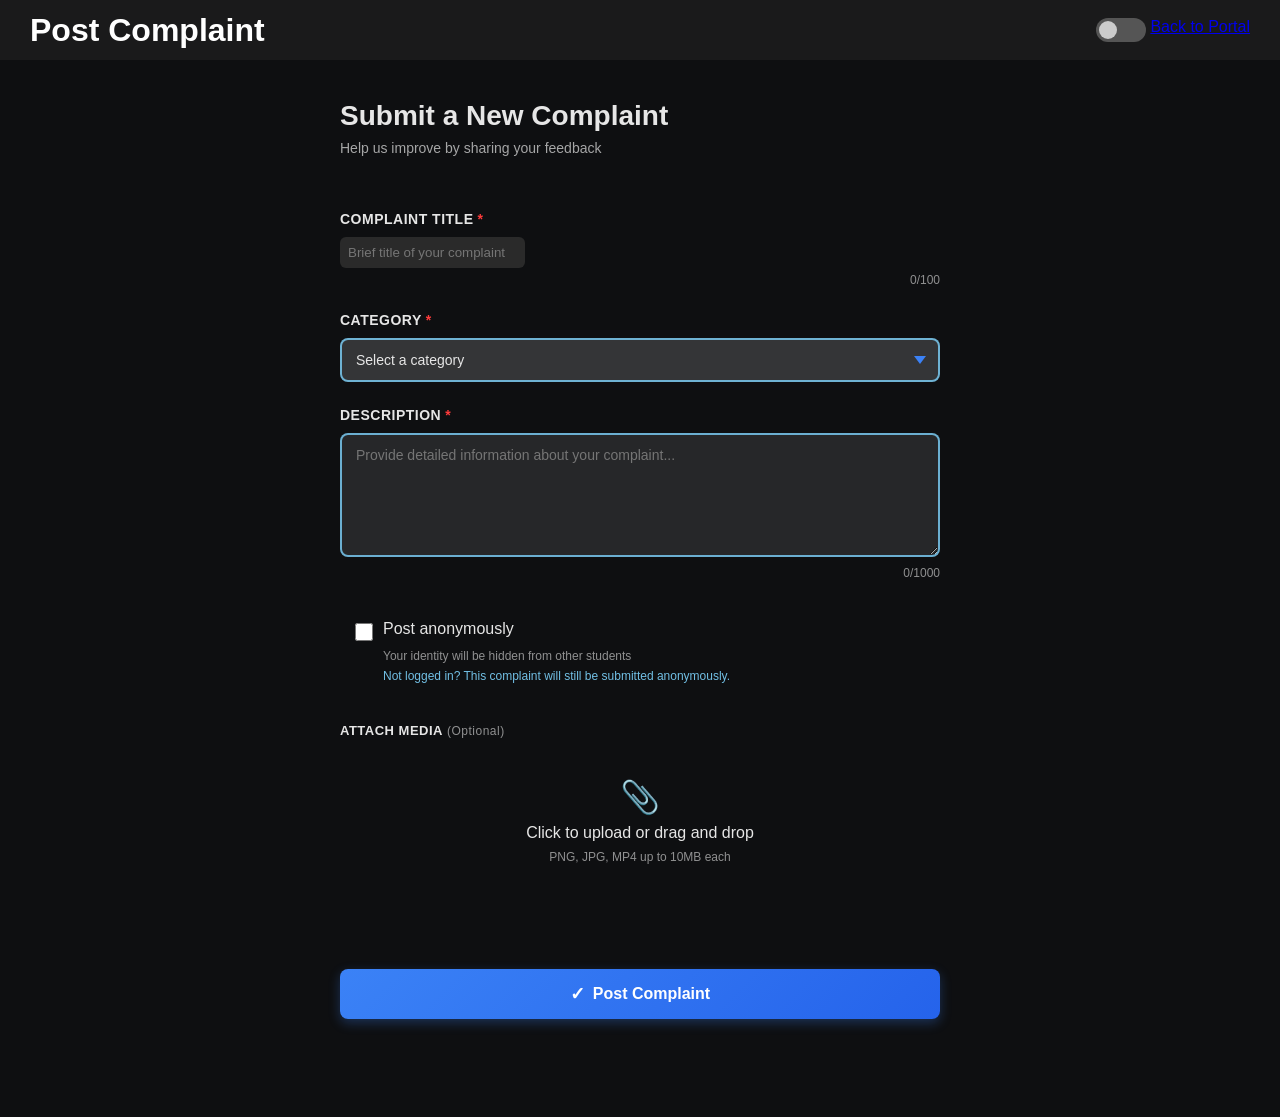
<file: post-complaint.html>
<!DOCTYPE html>

<html>

<head>

<meta charset="UTF-8">
<meta name="viewport" content="width=device-width,initial-scale=1">

<title>Post Complaint - Student Complaint Portal</title>

<link rel="stylesheet" href="style.css">

</head>

<body class="dark post-page">

<header>

<h1>Post Complaint</h1>

<div class="nav-buttons">

<label class="toggle-switch">
<input type="checkbox" id="theme-toggle">
<span class="slider"></span>
</label>

<a href="index.html">Back to Portal</a>

</div>

</header>

<div class="container">

<div class="post-form">

<div class="form-header">
<h2>Submit a New Complaint</h2>
<p class="form-subtitle">Help us improve by sharing your feedback</p>
</div>

<div class="form-section">
<label class="form-label">
<span class="label-text">Complaint Title</span>
<span class="label-required">*</span>
</label>
<input id="title" placeholder="Brief title of your complaint" required maxlength="100">
<div class="char-counter">
<span id="titleCount">0</span>/100
</div>
</div>

<div class="form-section">
<label class="form-label">
<span class="label-text">Category</span>
<span class="label-required">*</span>
</label>
<select id="category" required>
<option value="">Select a category</option>
<option value="Hostel">🏠 Hostel</option>
<option value="Canteen">🍴 Canteen</option>
<option value="Academics">📚 Academics</option>
<option value="Library">📖 Library</option>
<option value="Sports">⚽ Sports</option>
<option value="Other">📋 Other</option>
</select>
</div>

<div class="form-section">
<label class="form-label">
<span class="label-text">Description</span>
<span class="label-required">*</span>
</label>
<textarea id="description" placeholder="Provide detailed information about your complaint..." rows="6" required maxlength="1000"></textarea>
<div class="char-counter">
<span id="descCount">0</span>/1000
</div>
</div>

<div class="form-section">
<div class="checkbox-group">
<label class="checkbox-label">
<input type="checkbox" id="anonymous">
<span>Post anonymously</span>
</label>
<p class="checkbox-hint">Your identity will be hidden from other students</p>
<p class="anonymous-note">Not logged in? This complaint will still be submitted anonymously.</p>
</div>
</div>

<div class="form-section">
<label class="form-label media-label">
<span class="label-text">Attach Media</span>
<span class="label-optional">(Optional)</span>
</label>
<div class="media-upload-box">
<input type="file" id="mediaUpload" multiple accept="image/*,video/*" class="media-input">
<div class="media-upload-text">
<span class="upload-icon">📎</span>
<p>Click to upload or drag and drop</p>
<small>PNG, JPG, MP4 up to 10MB each</small>
</div>
</div>
<div id="mediaPreview" class="media-preview-container"></div>
</div>

<button type="button" class="post-btn" id="submitButton">
<span class="btn-icon">✓</span>
Post Complaint
</button>
<p id="submitStatus" class="submit-status"></p>

</div>

</div>

<script>
// Store uploaded media files
let uploadedMedia = []

// Theme toggle
const themeToggle = document.getElementById('theme-toggle')
if (themeToggle) {
    themeToggle.addEventListener('change', () => {
        document.body.classList.toggle('light')
        document.body.classList.toggle('dark')
        const slider = document.querySelector('.slider')
        if (document.body.classList.contains('dark')) {
            slider.classList.add('dark')
        } else {
            slider.classList.remove('dark')
        }
    })
    // Set initial state
    if (document.body.classList.contains('dark')) {
        themeToggle.checked = false
        document.querySelector('.slider').classList.add('dark')
    } else {
        themeToggle.checked = true
        document.querySelector('.slider').classList.remove('dark')
    }
}

// Character counters
document.getElementById('title').addEventListener('input', (e) => {
    document.getElementById('titleCount').textContent = e.target.value.length
})

document.getElementById('description').addEventListener('input', (e) => {
    document.getElementById('descCount').textContent = e.target.value.length
})

// Media upload handling
const mediaUpload = document.getElementById('mediaUpload')
const mediaUploadBox = document.querySelector('.media-upload-box')

if (mediaUpload && mediaUploadBox) {
    mediaUploadBox.addEventListener('click', () => {
        mediaUpload.click()
    })

    // Drag and drop
    mediaUploadBox.addEventListener('dragover', (e) => {
        e.preventDefault()
        e.dataTransfer.dropEffect = 'copy'
        mediaUploadBox.style.borderColor = '#3b82f6'
        mediaUploadBox.style.background = 'rgba(59, 130, 246, 0.1)'
    })

    mediaUploadBox.addEventListener('dragenter', (e) => {
        e.preventDefault()
        mediaUploadBox.style.borderColor = '#3b82f6'
        mediaUploadBox.style.background = 'rgba(59, 130, 246, 0.1)'
    })

    mediaUploadBox.addEventListener('dragleave', (e) => {
        e.preventDefault()
        if (e.target === mediaUploadBox) {
            mediaUploadBox.style.borderColor = 'var(--border)'
            mediaUploadBox.style.background = 'var(--bg)'
        }
    })

    mediaUploadBox.addEventListener('drop', (e) => {
        e.preventDefault()
        e.stopPropagation()
        mediaUploadBox.style.borderColor = 'var(--border)'
        mediaUploadBox.style.background = 'var(--bg)'

        const files = e.dataTransfer.files
        handleFiles(files)
    })

    mediaUpload.addEventListener('change', (e) => {
        handleFiles(e.target.files)
    })
}

function handleFiles(files) {
    for (let file of files) {
        if (file.size > 10 * 1024 * 1024) {
            alert('File too large: ' + file.name + ' (max 10MB)')
            continue
        }
        
        uploadedMedia.push({
            file: file,
            id: Date.now() + Math.random()
        })
    }
    renderMediaPreview()
}

function renderMediaPreview() {
    const container = document.getElementById('mediaPreview')
    container.innerHTML = ''
    
    uploadedMedia.forEach((media, index) => {
        const reader = new FileReader()
        reader.onload = (e) => {
            const div = document.createElement('div')
            div.className = 'preview-item'
            
            if (media.file.type.startsWith('image/')) {
                div.innerHTML = `
                    <img src="${e.target.result}">
                    <button class="remove-media" onclick="removeMedia(${index})">×</button>
                `
            } else {
                div.innerHTML = `
                    <video><source src="${e.target.result}"></video>
                    <button class="remove-media" onclick="removeMedia(${index})">×</button>
                `
            }
            container.appendChild(div)
        }
        reader.readAsDataURL(media.file)
    })
}

function removeMedia(index) {
    uploadedMedia.splice(index, 1)
    renderMediaPreview()
}

function blobToBase64(blob) {
    return new Promise((resolve, reject) => {
        const reader = new FileReader()
        reader.onloadend = () => resolve(reader.result.split(',')[1])
        reader.onerror = reject
        reader.readAsDataURL(blob)
    })
}

async function submitComplaint() {
    const statusElement = document.getElementById('submitStatus')
    statusElement.textContent = ''

    const title = document.getElementById('title').value.trim()
    const description = document.getElementById('description').value.trim()
    const category = document.getElementById('category').value
    let anonymous = document.getElementById('anonymous').checked

    if (!title || !description || !category) {
        statusElement.textContent = 'Please fill in all required fields before submitting.'
        return
    }

    const storedUser = localStorage.getItem('user')
    const currentUser = storedUser ? JSON.parse(storedUser) : null
    if (!currentUser) {
        anonymous = true
    }

    const mediaData = []
    for (let media of uploadedMedia) {
        const base64 = await blobToBase64(media.file)
        mediaData.push({
            filename: media.file.name,
            data: base64,
            type: media.file.type.startsWith('image/') ? 'image' : 'video'
        })
    }

    async function tryPost(url) {
        return fetch(url, {
            method: 'POST',
            headers: { 'Content-Type': 'application/json' },
            body: JSON.stringify({
                title,
                description,
                category,
                anonymous,
                author: currentUser && currentUser.student_id ? currentUser.student_id : 'Anonymous',
                media: mediaData
            })
        })
    }

    const endpoints = [
        '/api/complaints',
        'http://127.0.0.1:5000/api/complaints',
        'http://localhost:5000/api/complaints'
    ]

    let response = null
    let lastError = null

    for (let endpoint of endpoints) {
        try {
            response = await tryPost(endpoint)
            if (response) break
        } catch (error) {
            console.warn('Post endpoint failed:', endpoint, error)
            lastError = error
        }
    }

    if (!response) {
        console.error('Unable to reach complaint API', lastError)
        statusElement.textContent = 'Unable to reach the backend API. Make sure the server is running.'
        return
    }

    try {
        if (response.ok) {
            alert('Complaint posted successfully!')
            window.location.href = 'index.html'
        } else {
            const errorText = await response.text()
            console.error('Complaint post failed:', response.status, errorText)
            statusElement.textContent = 'Failed to post complaint: ' + response.status + ' ' + errorText
        }
    } catch (error) {
        console.error('Error reading response:', error)
        statusElement.textContent = 'Error posting complaint: ' + error.message
    }
}

document.getElementById('submitButton').addEventListener('click', submitComplaint)
window.submitComplaint = submitComplaint
</script>

</body>

</html>
</file>
<file: style.css>
*{
margin:0;
padding:0;
box-sizing:border-box;
font-family:Inter,sans-serif;
transition:0.25s;
}

/* DARK MODE DEFAULT */

body{
background:#0e0f11;
color:#e6e6e6;
}

/* LIGHT MODE */

body.light{
background:#f6f7f8;
color:#111;
}

/* HEADER */

header{
display:flex;
justify-content:space-between;
padding:15px 30px;
background:#1a1a1b;
color:white;
}

body.light header{
background:white;
color:#111;
border-bottom:1px solid #ddd;
}

/* INPUT */

input,textarea,select{

background:#2a2a2a;
color:white;
border:none;
padding:8px;
border-radius:6px;

}

body.light input,
body.light textarea,
body.light select{

background:#fff;
color:#111;
border:1px solid #ccc;

}

/* POST CARD */

.post{
background:rgba(255,255,255,0.05);
}

body.light .post{
background:white;
border:1px solid #ddd;
}

/* SIDEBAR */

.sidebar{
background:rgba(255,255,255,0.04);
}

body.light .sidebar{
background:white;
border:1px solid #ddd;
}


/* login */

.login-container{
height:100vh;
display:flex;
justify-content:center;
align-items:center;
}

.login-box{
background:rgba(255,255,255,0.05);
padding:40px;
border-radius:12px;
width:300px;
text-align:center;
}

.login-box input{
width:100%;
padding:10px;
margin:10px 0;
border:none;
border-radius:6px;
background:#2a2a2a;
color:white;
}

/* header */

header{
display:flex;
justify-content:space-between;
padding:15px 30px;
background:#1a1a1b;
}

header input{
width:40%;
padding:8px;
border-radius:20px;
border:none;
}

/* layout */

.container{
display:grid;
grid-template-columns:220px 1fr 260px;
gap:20px;
padding:20px;
}

/* sidebar */

.sidebar{
background:rgba(255,255,255,0.04);
padding:15px;
border-radius:12px;
}

.sidebar li{
list-style:none;
padding:8px;
cursor:pointer;
}

.sidebar li:hover{
color:#ff4500;
}

/* post card */

.post{
display:flex;
margin-bottom:15px;
background:rgba(255,255,255,0.05);
border-radius:12px;
overflow:hidden;
}

.vote{
width:60px;
display:flex;
flex-direction:column;
align-items:center;
justify-content:center;
background:#111;
}

.vote button{
background:none;
border:none;
font-size:20px;
cursor:pointer;
transition:.2s;
color:#e6e6e6;
padding:5px 8px;
display:flex;
align-items:center;
justify-content:center;
}

.vote button.up:hover{
background:linear-gradient(45deg,#ff4500,#ff8717);
-webkit-background-clip:text;
color:transparent;
transform:scale(1.3);
}

.vote button.down:hover{
background:linear-gradient(45deg,#7193ff,#4a6cff);
-webkit-background-clip:text;
color:transparent;
transform:scale(1.3);
}

body.light .vote button{
color:#333;
}

.vote span{
font-weight:700;
}

.vote span.hot{
color:#ff4500;
text-shadow:0 0 6px #ff4500;
}

/* DELETE BUTTON */
.delete-btn{
background:#dc2626;
color:white;
border:none;
padding:8px 16px;
border-radius:6px;
cursor:pointer;
font-size:14px;
margin-left:auto;
}

.delete-btn:hover{
background:#b91c1c;
}

body.light .delete-btn{
background:#ef4444;
}

body.light .delete-btn:hover{
background:#dc2626;
}

.content{
padding:15px;
flex:1;
}

.tag{
background:#ff4500;
padding:3px 8px;
border-radius:6px;
font-size:12px;
color:white;
}

/* comments */

.comment{
background:rgba(255,255,255,0.05);
padding:6px;
margin-top:6px;
border-radius:6px;
}

/* floating button */

.floating-btn{
position:fixed;
bottom:30px;
right:30px;
width:60px;
height:60px;
border-radius:50%;
border:none;
font-size:28px;
background:linear-gradient(45deg,#ff4500,#ff8717);
color:white;
cursor:pointer;
}

/* modal */

#modal{
display:none;
position:fixed;
top:0;
left:0;
width:100%;
height:100%;
background:rgba(0,0,0,0.7);
}

.modal-content{
background:#1c1d20;
padding:20px;
border-radius:10px;
width:320px;
margin:10% auto;
display:flex;
flex-direction:column;
gap:10px;
}

/* skeleton */

.skeleton{
height:90px;
background:linear-gradient(90deg,#2a2a2a,#3a3a3a,#2a2a2a);
background-size:200% 100%;
animation:skeleton 1.2s infinite;
margin-bottom:12px;
border-radius:10px;
}

@keyframes skeleton{
0%{background-position:200%}
100%{background-position:-200%}
}

/* dashboard */

.dashboard{
padding:40px;
display:grid;
grid-template-columns:1fr 1fr;
gap:40px;
}

@media(max-width:900px){

.container{
grid-template-columns:1fr;
}

.sidebar,.rightbar{
display:none;
}

}
/* LOGO AREA */

.logo-area{
display:flex;
align-items:center;
gap:10px;
}

/* LOGO IMAGE */

.logo{
width:35px;
height:35px;
object-fit:contain;
}

/* TITLE */

.logo-area h2{
font-size:18px;
font-weight:600;
}

.logo{
width:35px;
height:35px;
transition:0.2s;
}

.logo:hover{
transform:rotate(8deg) scale(1.1);
}

/* RIGHT SIDEBAR */

.rightbar{
background:rgba(255,255,255,0.04);
padding:15px;
border-radius:12px;
height:fit-content;
}

body.light .rightbar{
background:white;
border:1px solid #ddd;
}



/* MEDIA POSTS */

.post-media{
width:100%;
margin-top:10px;
border-radius:10px;
overflow:hidden;
}



/* IMAGE GALLERY */

.gallery{
display:flex;
gap:8px;
overflow-x:auto;
scroll-snap-type:x mandatory;
margin-top:10px;
}

.gallery img{
height:220px;
border-radius:10px;
cursor:pointer;
scroll-snap-align:center;
transition:0.2s;
}

.gallery img:hover{
transform:scale(1.03);
}



/* VIDEO POSTS */

.post video{
width:100%;
border-radius:10px;
margin-top:10px;
background:black;
}



/* IMAGE ZOOM VIEWER */

#imageViewer{
display:none;
position:fixed;
top:0;
left:0;
width:100%;
height:100%;
background:rgba(0,0,0,0.9);
justify-content:center;
align-items:center;
z-index:999;
}

#viewerImage{
max-width:90%;
max-height:90%;
border-radius:10px;
}



/* DRAG DROP UPLOAD */

#uploadPreview{
display:flex;
gap:10px;
flex-wrap:wrap;
margin-top:10px;
}

.preview-item{
width:70px;
height:70px;
border-radius:8px;
overflow:hidden;
position:relative;
}

.preview-item img,
.preview-item video{
width:100%;
height:100%;
object-fit:cover;
}



/* DRAG AREA */

.drag-area{
border:2px dashed #ff4500;
padding:20px;
border-radius:10px;
text-align:center;
font-size:14px;
color:#aaa;
margin-top:10px;
}

.drag-area.active{
background:rgba(255,69,0,0.1);
}



/* REMOVE MEDIA BUTTON */

.remove-media{
position:absolute;
top:2px;
right:4px;
background:red;
color:white;
font-size:12px;
border:none;
border-radius:50%;
width:16px;
height:16px;
cursor:pointer;
}



/* MOBILE GALLERY */

@media(max-width:600px){

.gallery img{
height:160px;
}

}



/* MOBILE HEADER */

@media(max-width:700px){

header{
flex-direction:column;
gap:10px;
}

header input{
width:100%;
}

}



/* MOBILE POST */

@media(max-width:600px){

.post{
flex-direction:column;
}

.vote{
flex-direction:row;
width:100%;
gap:10px;
padding:6px;
}

}



/* SMOOTH SCROLL */

.gallery::-webkit-scrollbar{
height:6px;
}

.gallery::-webkit-scrollbar-thumb{
background:#ff4500;
border-radius:10px;
}

/* HEADER HEIGHT */

header{
height:60px;
align-items:center;
}


/* LOGO IMAGE */

.logo-img{
width:32px;
height:32px;
object-fit:contain;
}


/* LOGO TEXT */

.logo-text{
font-size:16px;
font-weight:600;
}


/* SEARCH BAR */

#searchBar{
width:280px;
height:34px;
padding:6px 12px;
font-size:14px;
border-radius:20px;
}


/* NAV BUTTONS */

.nav-buttons button{
height:34px;
padding:6px 10px;
font-size:14px;
}


/* MOBILE FIX */

@media(max-width:700px){

#searchBar{
width:100%;
}

header{
height:auto;
padding:10px 15px;
}

}
.logo-area{
display:flex;
align-items:center;
gap:8px;
}

.delete-btn{
margin-top:6px;
background:#ff3b3b;
border:none;
color:white;
padding:4px 8px;
border-radius:6px;
cursor:pointer;
font-size:12px;
}

.author{
font-size:12px;
color:#aaa;
margin-top:4px;
}

.gallery{
display:flex;
gap:8px;
overflow-x:auto;
margin-top:10px;
}

.gallery img{
height:200px;
border-radius:10px;
cursor:pointer;
}

#imageViewer{
display:none;
position:fixed;
top:0;
left:0;
width:100%;
height:100%;
background:rgba(0,0,0,0.9);
justify-content:center;
align-items:center;
z-index:999;
}

#viewerImage{
max-width:90%;
max-height:90%;
border-radius:10px;
}

.preview-item{
width:70px;
height:70px;
border-radius:8px;
overflow:hidden;
position:relative;
}

.preview-item img,
.preview-item video{
width:100%;
height:100%;
object-fit:cover;
}

.remove-media{
position:absolute;
top:2px;
right:4px;
background:red;
color:white;
border:none;
border-radius:50%;
width:16px;
height:16px;
font-size:10px;
cursor:pointer;
}
.login-container{
height:100vh;
display:flex;
align-items:center;
justify-content:center;
}

.login-box{
width:340px;
padding:35px;
border-radius:12px;
background:#1f1f1f;
text-align:center;
}

.portal-title{
margin-bottom:5px;
}

.portal-subtitle{
font-size:14px;
opacity:.7;
margin-bottom:20px;
}

.login-form input{
width:100%;
padding:10px;
margin:8px 0;
border-radius:6px;
border:none;
}

.login-btn{
width:100%;
padding:10px;
margin-top:10px;
background:#4CAF50;
border:none;
border-radius:6px;
cursor:pointer;
}

.anon-btn{
width:100%;
padding:10px;
margin-top:10px;
background:#555;
border:none;
border-radius:6px;
cursor:pointer;
}

.divider{
margin:15px 0;
opacity:.6;
}

/* TOGGLE SWITCH */

.toggle-switch {
  position: relative;
  display: inline-block;
  width: 50px;
  height: 24px;
}

.toggle-switch input {
  opacity: 0;
  width: 0;
  height: 0;
}

.slider {
  position: absolute;
  cursor: pointer;
  top: 0;
  left: 0;
  right: 0;
  bottom: 0;
  background-color: #ccc;
  transition: .4s;
  border-radius: 24px;
}

.slider:before {
  position: absolute;
  content: "";
  height: 18px;
  width: 18px;
  left: 3px;
  bottom: 3px;
  background-color: white;
  transition: .4s;
  border-radius: 50%;
}

input:checked + .slider {
  background-color: #2196F3;
}

input:checked + .slider:before {
  transform: translateX(26px);
}

.slider.dark {
  background-color: #555;
}

.slider.dark:before {
  background-color: #ccc;
}

/* POST FORM */

.post-form {
  width: min(680px, 95vw);
  max-width: 680px;
  margin: 0 auto;
  padding: 40px;
  background: var(--card-bg);
  border-radius: 18px;
  box-shadow: var(--shadow);
  animation: slideUp 0.3s ease-out;
  min-height: 680px;
  display: flex;
  flex-direction: column;
  justify-content: center;
}

.post-page .container {
  display: flex;
  justify-content: center;
  align-items: center;
  min-height: calc(100vh - 92px);
  padding: 0 20px 40px;
}

@keyframes slideUp {
  from {
    opacity: 0;
    transform: translateY(20px);
  }
  to {
    opacity: 1;
    transform: translateY(0);
  }
}

.form-header {
  margin-bottom: 35px;
  border-bottom: 2px solid var(--border);
  padding-bottom: 20px;
}

.post-form h2 {
  margin: 0 0 8px 0;
  color: var(--text);
  font-size: 28px;
  font-weight: 600;
}

.form-subtitle {
  margin: 0;
  color: var(--text-secondary);
  font-size: 14px;
  opacity: 0.7;
}

body.light .form-subtitle {
  color: #666;
}

.form-section {
  margin-bottom: 25px;
  animation: fadeIn 0.3s ease-out;
}

@keyframes fadeIn {
  from {
    opacity: 0;
  }
  to {
    opacity: 1;
  }
}

.form-label {
  display: flex;
  align-items: center;
  gap: 4px;
  margin-bottom: 10px;
  font-weight: 500;
  color: var(--text);
  font-size: 14px;
  text-transform: uppercase;
  letter-spacing: 0.5px;
}

.label-text {
  font-weight: 600;
}

.label-required {
  color: #ff3b3b;
  font-weight: bold;
}

.label-optional {
  color: var(--text-secondary);
  font-weight: normal;
  text-transform: none;
  font-size: 12px;
  opacity: 0.6;
}

.post-form input[type="text"],
.post-form input[type="file"],
.post-form select,
.post-form textarea {
  width: 100%;
  padding: 12px 14px;
  border: 2px solid rgba(125, 211, 252, 0.8);
  border-radius: 8px;
  background: rgba(255, 255, 255, 0.1);
  color: var(--text);
  font-size: 14px;
  font-family: inherit;
  transition: all 0.2s ease;
}

.post-form select {
  color: var(--text);
  background: rgba(255, 255, 255, 0.16);
}

.post-form input[type="text"]:focus,
.post-form select:focus,
.post-form textarea:focus {
  outline: none;
  border-color: #7dd3fc;
  box-shadow: 0 0 0 4px rgba(125, 211, 252, 0.18);
  background: rgba(255, 255, 255, 0.18);
}

body.light .post-form input[type="text"],
body.light .post-form select,
body.light .post-form textarea {
  background: #f6fbff;
  color: #0f172a;
  border-color: rgba(59, 130, 246, 0.45);
}

body.light .post-form select {
  background: #eff8ff;
  color: #0f172a;
}

body.light .post-form input[type="text"]:focus,
body.light .post-form select:focus,
body.light .post-form textarea:focus {
  border-color: #1d4ed8;
  box-shadow: 0 0 0 4px rgba(59, 130, 246, 0.15);
}

.post-form select {
  cursor: pointer;
  appearance: none;
  background-image: url("data:image/svg+xml,%3Csvg xmlns='http://www.w3.org/2000/svg' width='12' height='8' viewBox='0 0 12 8'%3E%3Cpath fill='%233b82f6' d='M6 8L0 0h12z'/%3E%3C/svg%3E");
  background-repeat: no-repeat;
  background-position: right 12px center;
  padding-right: 35px;
}

body.light .post-form select {
  background-image: url("data:image/svg+xml,%3Csvg xmlns='http://www.w3.org/2000/svg' width='12' height='8' viewBox='0 0 12 8'%3E%3Cpath fill='%231d4ed8' d='M6 8L0 0h12z'/%3E%3C/svg%3E");
}

.post-form textarea {
  resize: vertical;
  min-height: 120px;
  font-family: -apple-system, BlinkMacSystemFont, 'Segoe UI', Roboto, Oxygen, Ubuntu, Cantarell, sans-serif;
}

.char-counter {
  display: block;
  text-align: right;
  font-size: 12px;
  color: var(--text-secondary);
  margin-top: 5px;
  opacity: 0.6;
}

.checkbox-group {
  padding: 15px;
  background: var(--bg);
  border-radius: 8px;
  border: 1px solid var(--border);
}

.checkbox-label {
  display: flex;
  align-items: flex-start;
  gap: 10px;
  cursor: pointer;
  font-weight: 500;
  color: var(--text);
}

.checkbox-label input[type="checkbox"] {
  margin-top: 3px;
  cursor: pointer;
  width: 18px;
  height: 18px;
  accent-color: #3b82f6;
}

body.light .checkbox-label input[type="checkbox"] {
  accent-color: #1d4ed8;
}

.checkbox-hint {
  margin: 8px 0 0 28px;
  font-size: 12px;
  color: var(--text-secondary);
  opacity: 0.6;
}

.anonymous-note {
  margin: 6px 0 0 28px;
  font-size: 12px;
  color: #7dd3fc;
  opacity: 0.9;
}

.media-label {
  font-size: 13px;
}

.media-upload-box {
  position: relative;
  border: 2px dashed var(--border);
  border-radius: 10px;
  padding: 30px;
  text-align: center;
  background: var(--bg);
  cursor: pointer;
  transition: all 0.3s ease;
}

.media-upload-box:hover {
  border-color: #3b82f6;
  background: rgba(59, 130, 246, 0.05);
}

.media-input {
  position: absolute;
  inset: 0;
  width: 100%;
  height: 100%;
  opacity: 0;
  cursor: pointer;
}

.upload-icon {
  font-size: 32px;
  display: block;
  margin-bottom: 8px;
}

.media-upload-text p {
  margin: 8px 0;
  color: var(--text);
  font-weight: 500;
}

.media-upload-text small {
  display: block;
  color: var(--text-secondary);
  font-size: 12px;
  opacity: 0.6;
}

.media-preview-container {
  display: grid;
  grid-template-columns: repeat(auto-fill, minmax(80px, 1fr));
  gap: 12px;
  margin-top: 20px;
}

.preview-item {
  position: relative;
  width: 80px;
  height: 80px;
  border-radius: 8px;
  overflow: hidden;
  border: 2px solid var(--border);
  background: var(--bg);
  animation: scaleIn 0.2s ease-out;
}

@keyframes scaleIn {
  from {
    opacity: 0;
    transform: scale(0.8);
  }
  to {
    opacity: 1;
    transform: scale(1);
  }
}

.preview-item img,
.preview-item video {
  width: 100%;
  height: 100%;
  object-fit: cover;
}

.remove-media {
  position: absolute;
  top: 2px;
  right: 2px;
  background: #ff3b3b;
  color: white;
  border: none;
  border-radius: 50%;
  width: 20px;
  height: 20px;
  font-size: 12px;
  cursor: pointer;
  display: flex;
  align-items: center;
  justify-content: center;
  opacity: 0;
  transition: opacity 0.2s;
}

.preview-item:hover .remove-media {
  opacity: 1;
}

.remove-media:hover {
  background: #cc2d2d;
}

.post-btn {
  width: 100%;
  padding: 14px;
  background: linear-gradient(135deg, #3b82f6 0%, #2563eb 100%);
  color: white;
  border: none;
  border-radius: 8px;
  font-size: 16px;
  font-weight: 600;
  cursor: pointer;
  margin-top: 30px;
  transition: all 0.3s ease;
  display: flex;
  align-items: center;
  justify-content: center;
  gap: 8px;
  box-shadow: 0 4px 12px rgba(59, 130, 246, 0.3);
}

.btn-icon {
  font-size: 18px;
}

.post-btn:hover {
  background: linear-gradient(135deg, #2563eb 0%, #1d4ed8 100%);
  transform: translateY(-2px);
  box-shadow: 0 6px 16px rgba(59, 130, 246, 0.4);
}

.post-btn:active {
  transform: translateY(0);
}

.submit-status {
  margin-top: 18px;
  font-size: 14px;
  color: #bfdbfe;
  opacity: 0.9;
}

/* ADMIN TABS */

.admin-tabs {
    display: flex;
    margin-bottom: 20px;
    border-bottom: 1px solid #333;
}

body.light .admin-tabs {
    border-bottom: 1px solid #ddd;
}

.tab-button {
    background: none;
    border: none;
    padding: 10px 20px;
    cursor: pointer;
    color: #e6e6e6;
    border-bottom: 2px solid transparent;
    transition: 0.3s;
}

body.light .tab-button {
    color: #111;
}

.tab-button.active {
    border-bottom: 2px solid #ff4500;
    color: #ff4500;
}

.tab-button:hover {
    background: rgba(255, 255, 255, 0.1);
}

body.light .tab-button:hover {
    background: rgba(0, 0, 0, 0.05);
}

.tab-content {
    padding: 20px 0;
}

/* ANALYTICS */

.analytics-grid {
    display: grid;
    grid-template-columns: repeat(4, 1fr);
    gap: 20px;
    align-items: start;
}

@media (max-width: 1200px) {
    .analytics-grid {
        grid-template-columns: repeat(2, 1fr);
    }
}

@media (max-width: 600px) {
    .analytics-grid {
        grid-template-columns: 1fr;
    }
}

.analytics-card {
    background: rgba(255, 255, 255, 0.05);
    padding: 20px;
    border-radius: 12px;
    text-align: center;
}

body.light .analytics-card {
    background: white;
    border: 1px solid #ddd;
}

.analytics-card h3 {
    margin-bottom: 15px;
    color: #ff4500;
}

.stat-number {
    font-size: 48px;
    font-weight: bold;
    color: #e6e6e6;
}

body.light .stat-number {
    color: #111;
}

.analytics-card canvas {
    max-width: 100%;
    height: auto !important;
}

/* STATUS STYLES */
.status {
    padding: 3px 8px;
    border-radius: 6px;
    font-size: 12px;
    font-weight: bold;
    text-transform: uppercase;
}

.status-sent {
    background-color: #10b981;
    color: white;
}

.status-pending {
    background-color: #f59e0b;
    color: white;
}

.status-rejected {
    background-color: #ef4444;
    color: white;
}

.status-accepted {
    background-color: #3b82f6;
    color: white;
}

.status-update {
    margin-top: 10px;
    padding: 10px;
    background: rgba(255,255,255,0.05);
    border-radius: 6px;
}

body.light .status-update {
    background: #f9f9f9;
    border: 1px solid #ddd;
}

.status-update label {
    display: block;
    margin-bottom: 5px;
    font-weight: bold;
}

.status-update select {
    margin-right: 10px;
    padding: 5px;
}

.status-update button {
    padding: 5px 10px;
    background: #3b82f6;
    color: white;
    border: none;
    border-radius: 4px;
    cursor: pointer;
}

.status-update button:hover {
    background: #2563eb;
}

.rejection-reason {
    margin-top: 10px;
}

.rejection-reason textarea {
    width: 100%;
    min-height: 60px;
    resize: vertical;
}

.rejection-reason {
    display: none;
}

.rejection-reason-display {
    margin-top: 10px;
    padding: 8px;
    background: rgba(239, 68, 68, 0.1);
    border-left: 4px solid #ef4444;
    border-radius: 4px;
    color: #ef4444;
    font-size: 14px;
}

body.light .rejection-reason-display {
    background: rgba(239, 68, 68, 0.05);
}

body.light .submit-status {
  color: #2563eb;
}

body.light .post-btn {
  background: linear-gradient(135deg, #1d4ed8 0%, #1e40af 100%);
  box-shadow: 0 4px 12px rgba(29, 78, 216, 0.3);
}

body.light .post-btn:hover {
  background: linear-gradient(135deg, #1e40af 0%, #1e3a8a 100%);
  box-shadow: 0 6px 16px rgba(29, 78, 216, 0.4);
}
</file>
